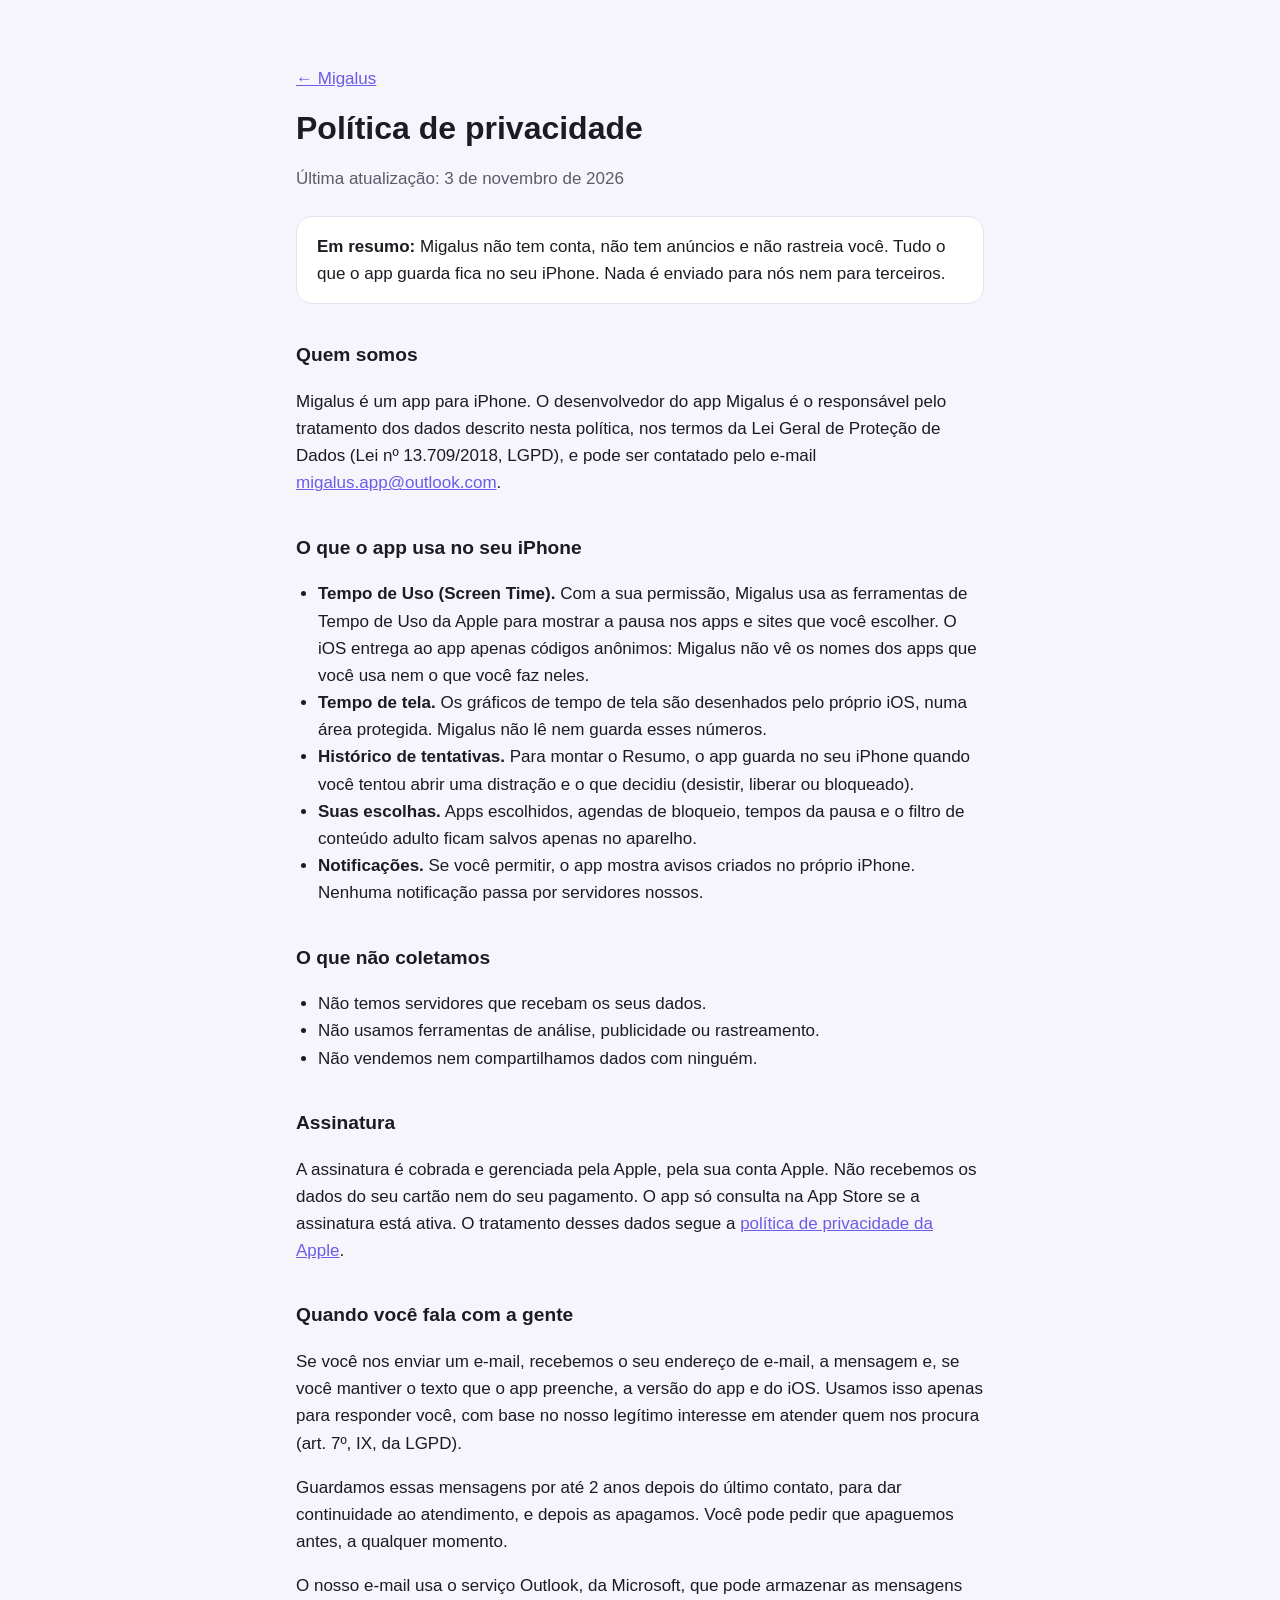
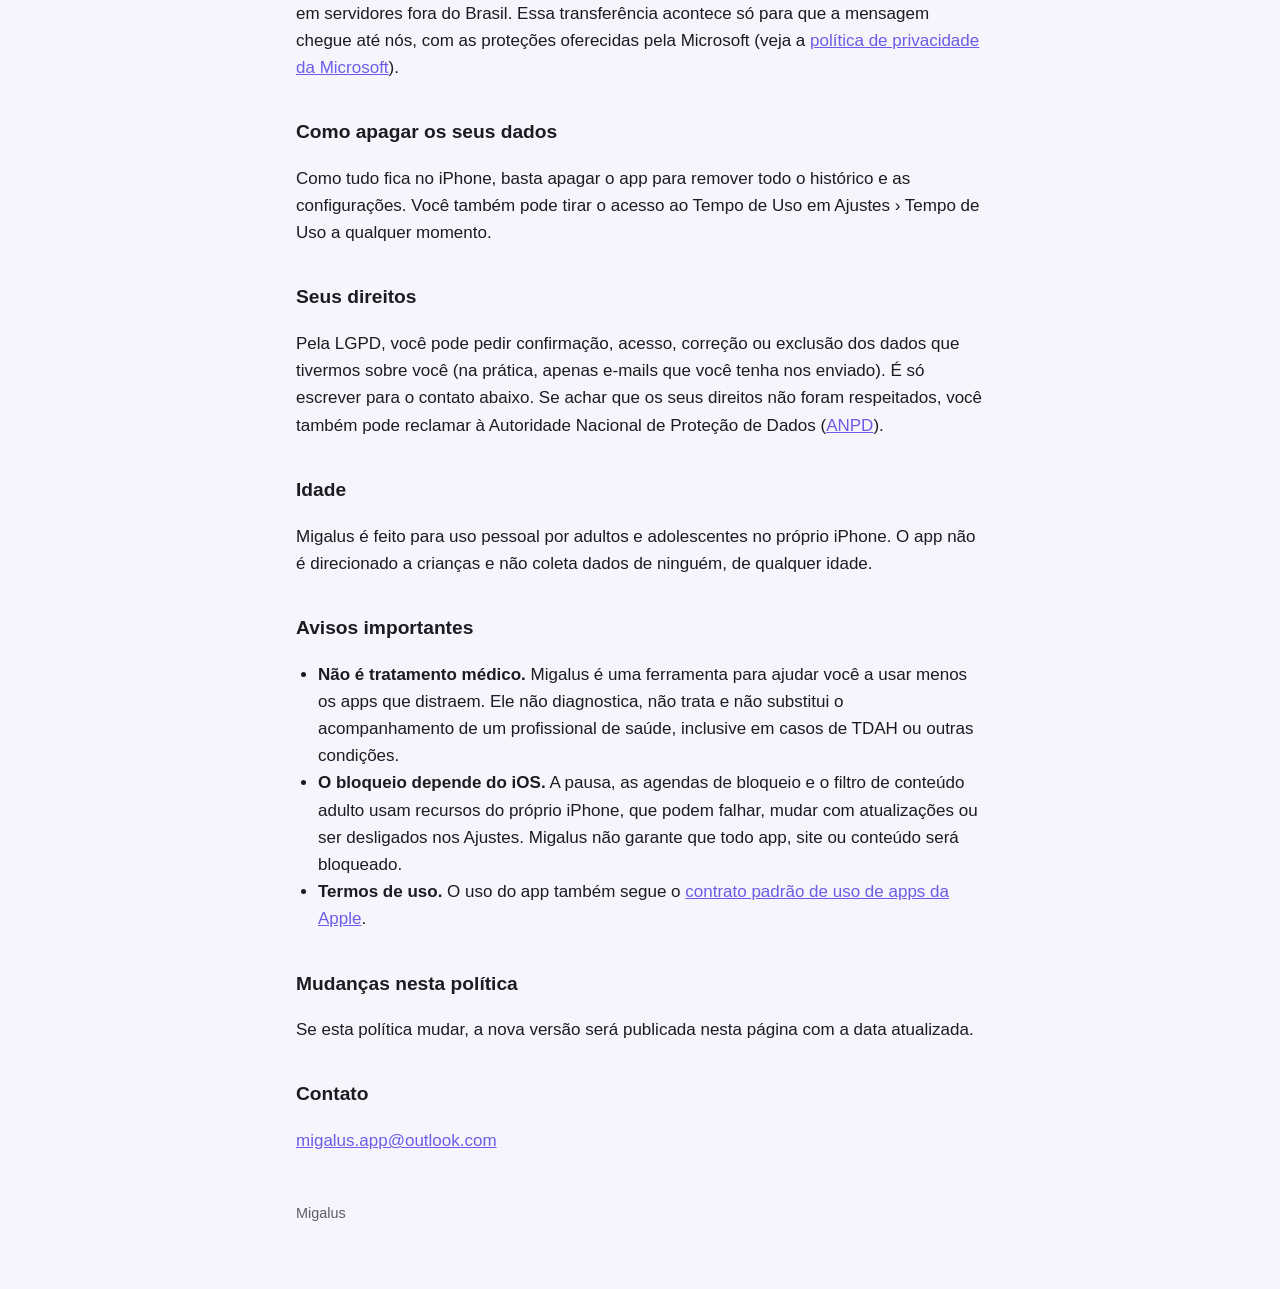
<file: privacidade/index.html>
<!doctype html>
<html lang="pt-BR">
<head>
  <meta charset="utf-8">
  <meta name="viewport" content="width=device-width, initial-scale=1">
  <title>Política de privacidade · Migalus</title>
  <meta name="description" content="Como Migalus trata os seus dados: tudo fica no seu iPhone.">
  <link rel="stylesheet" href="/style.css">
</head>
<body>
  <main>
    <p><a href="/">← Migalus</a></p>
    <h1>Política de privacidade</h1>
    <p class="muted">Última atualização: 3 de novembro de 2026</p>

    <div class="card">
      <strong>Em resumo:</strong> Migalus não tem conta, não tem anúncios e não rastreia você.
      Tudo o que o app guarda fica no seu iPhone. Nada é enviado para nós nem para terceiros.
    </div>

    <h2>Quem somos</h2>
    <p>Migalus é um app para iPhone. O desenvolvedor do app Migalus é o responsável pelo tratamento
    dos dados descrito nesta política, nos termos da Lei Geral de Proteção de Dados
    (Lei nº 13.709/2018, LGPD), e pode ser contatado pelo e-mail
    <a href="mailto:migalus.app@outlook.com">migalus.app@outlook.com</a>.</p>

    <h2>O que o app usa no seu iPhone</h2>
    <ul>
      <li><strong>Tempo de Uso (Screen Time).</strong> Com a sua permissão, Migalus usa as ferramentas
      de Tempo de Uso da Apple para mostrar a pausa nos apps e sites que você escolher.
      O iOS entrega ao app apenas códigos anônimos: Migalus não vê os nomes dos apps que você usa
      nem o que você faz neles.</li>
      <li><strong>Tempo de tela.</strong> Os gráficos de tempo de tela são desenhados pelo próprio iOS,
      numa área protegida. Migalus não lê nem guarda esses números.</li>
      <li><strong>Histórico de tentativas.</strong> Para montar o Resumo, o app guarda no seu iPhone
      quando você tentou abrir uma distração e o que decidiu (desistir, liberar ou bloqueado).</li>
      <li><strong>Suas escolhas.</strong> Apps escolhidos, agendas de bloqueio, tempos da pausa e o filtro
      de conteúdo adulto ficam salvos apenas no aparelho.</li>
      <li><strong>Notificações.</strong> Se você permitir, o app mostra avisos criados no próprio iPhone.
      Nenhuma notificação passa por servidores nossos.</li>
    </ul>

    <h2>O que não coletamos</h2>
    <ul>
      <li>Não temos servidores que recebam os seus dados.</li>
      <li>Não usamos ferramentas de análise, publicidade ou rastreamento.</li>
      <li>Não vendemos nem compartilhamos dados com ninguém.</li>
    </ul>

    <h2>Assinatura</h2>
    <p>A assinatura é cobrada e gerenciada pela Apple, pela sua conta Apple. Não recebemos os dados do seu
    cartão nem do seu pagamento. O app só consulta na App Store se a assinatura está ativa.
    O tratamento desses dados segue a
    <a href="https://www.apple.com/br/legal/privacy/">política de privacidade da Apple</a>.</p>

    <h2>Quando você fala com a gente</h2>
    <p>Se você nos enviar um e-mail, recebemos o seu endereço de e-mail, a mensagem e, se você mantiver
    o texto que o app preenche, a versão do app e do iOS. Usamos isso apenas para responder você,
    com base no nosso legítimo interesse em atender quem nos procura (art. 7º, IX, da LGPD).</p>
    <p>Guardamos essas mensagens por até 2 anos depois do último contato, para dar continuidade ao
    atendimento, e depois as apagamos. Você pode pedir que apaguemos antes, a qualquer momento.</p>
    <p>O nosso e-mail usa o serviço Outlook, da Microsoft, que pode armazenar as mensagens em servidores
    fora do Brasil. Essa transferência acontece só para que a mensagem chegue até nós, com as proteções
    oferecidas pela Microsoft (veja a
    <a href="https://privacy.microsoft.com/pt-br/privacystatement">política de privacidade da Microsoft</a>).</p>

    <h2>Como apagar os seus dados</h2>
    <p>Como tudo fica no iPhone, basta apagar o app para remover todo o histórico e as configurações.
    Você também pode tirar o acesso ao Tempo de Uso em Ajustes › Tempo de Uso a qualquer momento.</p>

    <h2>Seus direitos</h2>
    <p>Pela LGPD, você pode pedir confirmação, acesso, correção ou exclusão dos dados que tivermos sobre você
    (na prática, apenas e-mails que você tenha nos enviado). É só escrever para o contato abaixo.
    Se achar que os seus direitos não foram respeitados, você também pode reclamar à Autoridade Nacional
    de Proteção de Dados (<a href="https://www.gov.br/anpd/">ANPD</a>).</p>

    <h2>Idade</h2>
    <p>Migalus é feito para uso pessoal por adultos e adolescentes no próprio iPhone. O app não é
    direcionado a crianças e não coleta dados de ninguém, de qualquer idade.</p>

    <h2>Avisos importantes</h2>
    <ul>
      <li><strong>Não é tratamento médico.</strong> Migalus é uma ferramenta para ajudar você a usar menos
      os apps que distraem. Ele não diagnostica, não trata e não substitui o acompanhamento de um
      profissional de saúde, inclusive em casos de TDAH ou outras condições.</li>
      <li><strong>O bloqueio depende do iOS.</strong> A pausa, as agendas de bloqueio e o filtro de conteúdo
      adulto usam recursos do próprio iPhone, que podem falhar, mudar com atualizações ou ser desligados
      nos Ajustes. Migalus não garante que todo app, site ou conteúdo será bloqueado.</li>
      <li><strong>Termos de uso.</strong> O uso do app também segue o
      <a href="https://www.apple.com/legal/internet-services/itunes/dev/stdeula/">contrato padrão de uso de apps da Apple</a>.</li>
    </ul>

    <h2>Mudanças nesta política</h2>
    <p>Se esta política mudar, a nova versão será publicada nesta página com a data atualizada.</p>

    <h2>Contato</h2>
    <p><a href="mailto:migalus.app@outlook.com">migalus.app@outlook.com</a></p>

    <footer>Migalus</footer>
  </main>
</body>
</html>
</file>
<file: style.css>
:root {
  --bg: #f6f5fb;
  --card: #ffffff;
  --text: #1c1b22;
  --muted: #5d5b6b;
  --accent: #6c5ce7;
  --line: #e4e2ee;
}
@media (prefers-color-scheme: dark) {
  :root {
    --bg: #111016;
    --card: #1b1a22;
    --text: #f1f0f6;
    --muted: #a6a3b5;
    --accent: #a29bfe;
    --line: #2c2a36;
  }
}
* { box-sizing: border-box; }
body {
  margin: 0;
  background: var(--bg);
  color: var(--text);
  font: 17px/1.6 -apple-system, BlinkMacSystemFont, "Segoe UI", Roboto, Helvetica, Arial, sans-serif;
}
main { max-width: 720px; margin: 0 auto; padding: 48px 16px 64px; }
h1 { font-size: 2rem; line-height: 1.2; margin: 0 0 8px; }
h2 { font-size: 1.2rem; margin: 36px 0 8px; }
p, li { color: var(--text); }
ul { padding-left: 22px; }
a { color: var(--accent); }
.muted { color: var(--muted); }
.card {
  background: var(--card);
  border: 1px solid var(--line);
  border-radius: 16px;
  padding: 16px 20px;
  margin: 24px 0;
}
.hero { text-align: center; padding-top: 72px; }
.hero .logo { font-size: 3rem; color: var(--accent); }
.links { display: flex; gap: 20px; justify-content: center; flex-wrap: wrap; margin-top: 32px; }
footer { margin-top: 48px; font-size: .9rem; color: var(--muted); }
</file>
